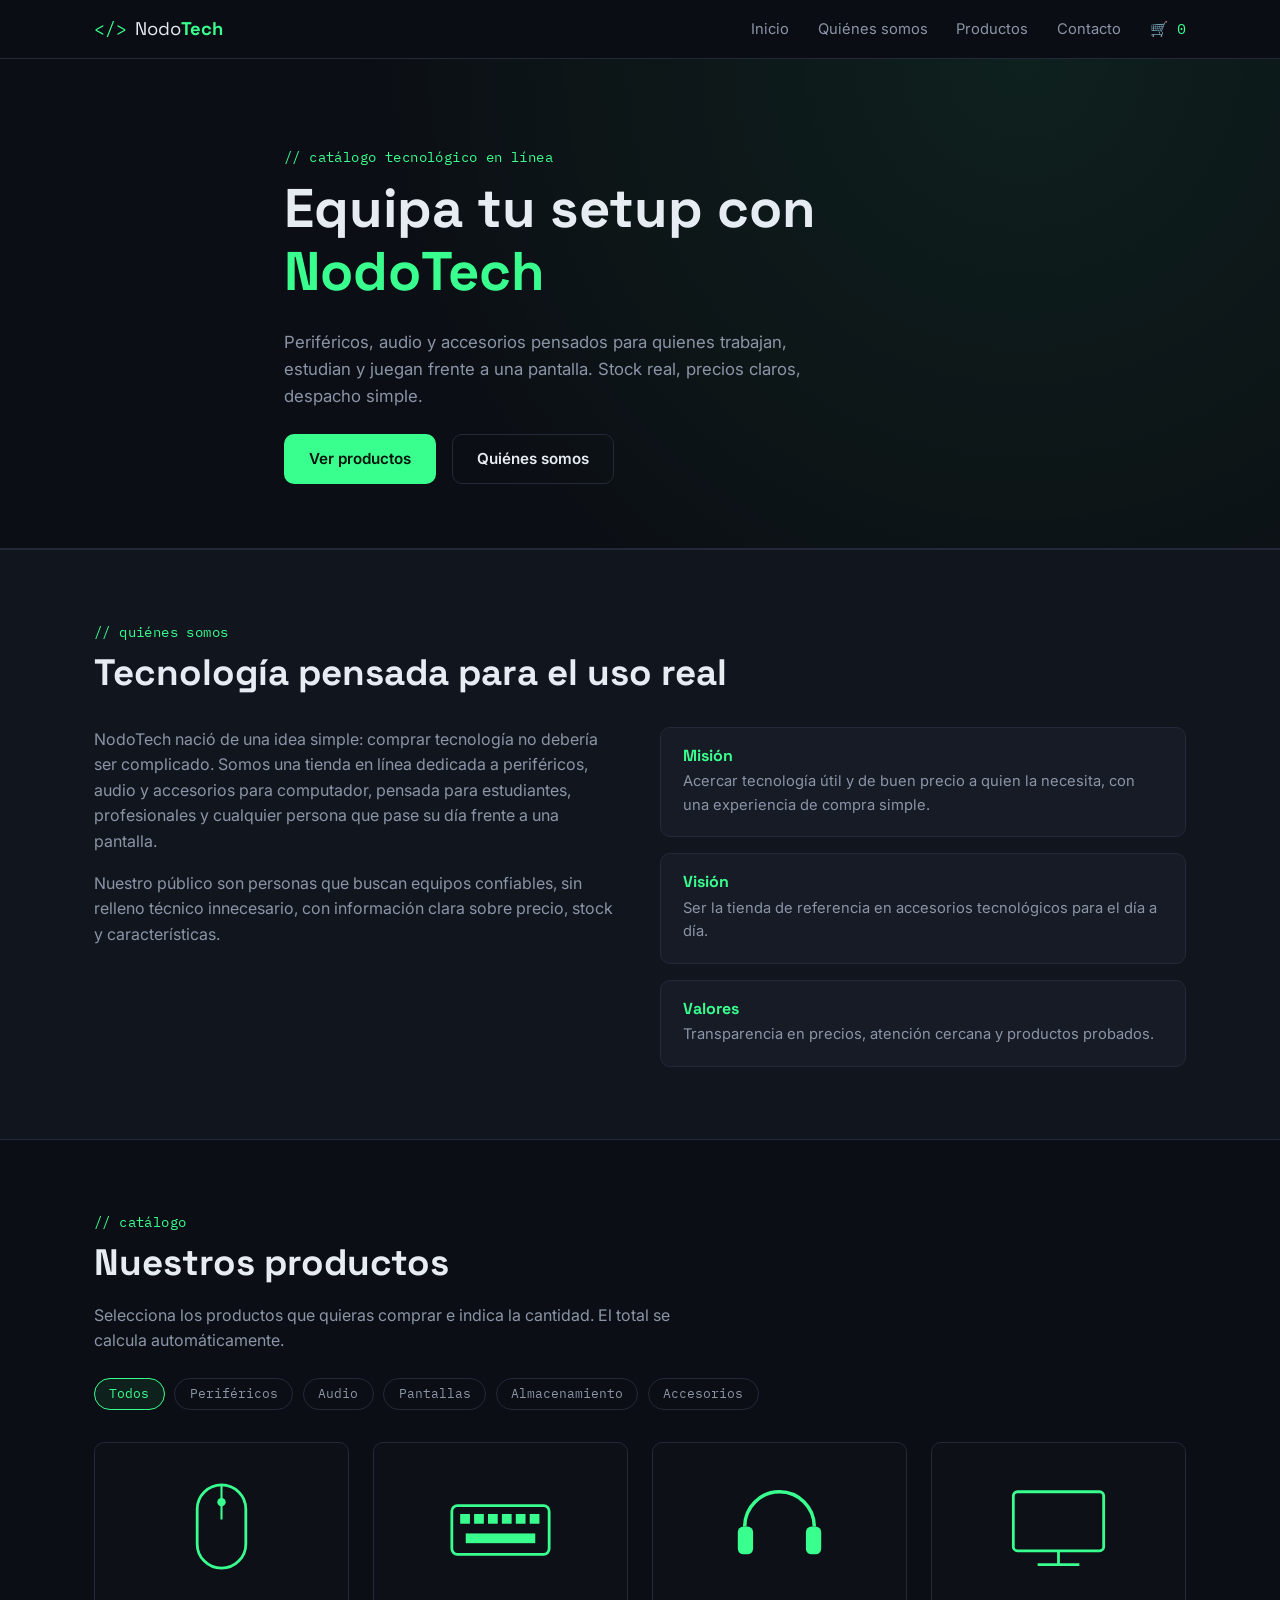
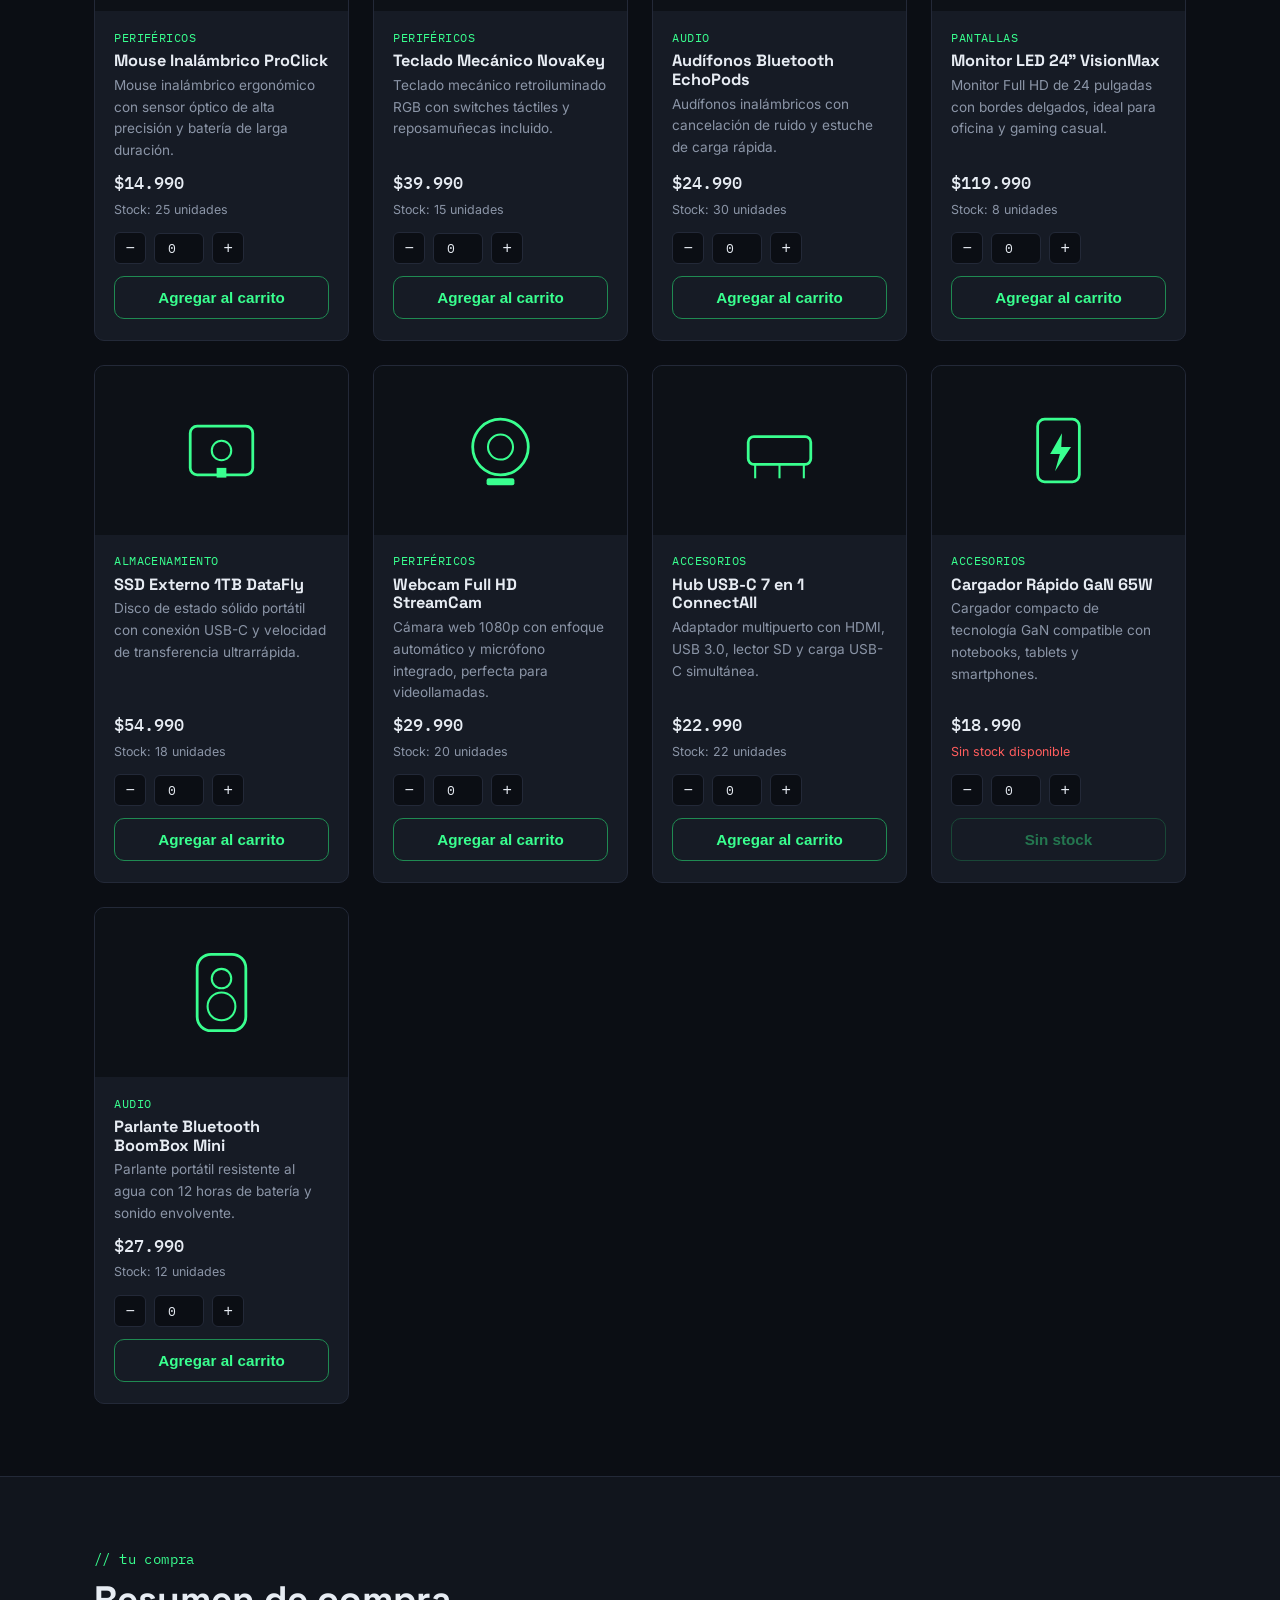
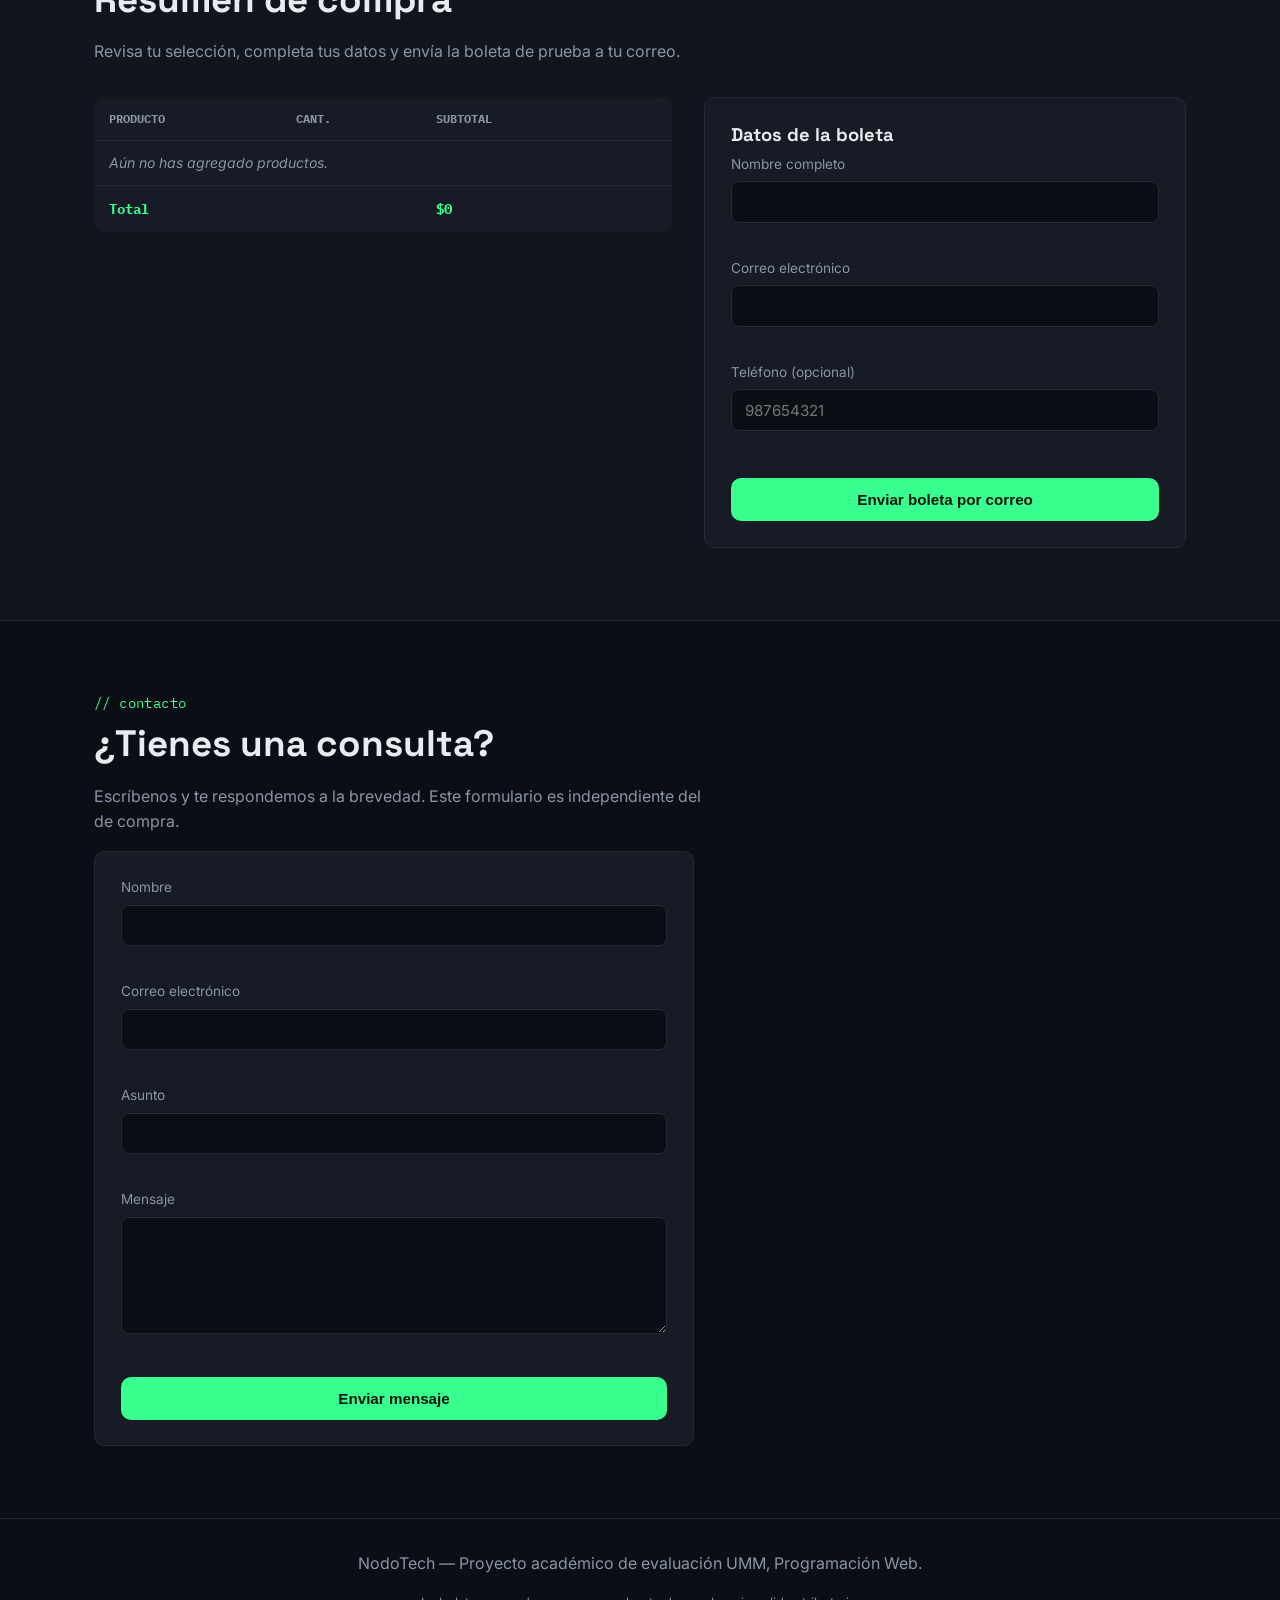
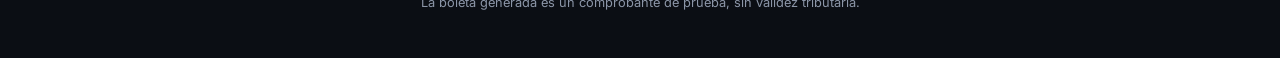
<file: index.html>
<!DOCTYPE html>
<html lang="es">
<head>
<meta charset="UTF-8">
<meta name="viewport" content="width=device-width, initial-scale=1.0">
<title>NodoTech — Tienda de Tecnología</title>
<meta name="description" content="NodoTech: periféricos, audio, pantallas y accesorios tecnológicos.">
<link rel="stylesheet" href="css/style.css">
</head>
<body>

<header class="site-header">
  <div class="container header-inner">
    <a href="#inicio" class="brand">
      <span class="brand-mark">&lt;/&gt;</span>
      <span class="brand-name">Nodo<strong>Tech</strong></span>
    </a>
    <nav class="main-nav" aria-label="Navegación principal">
      <button class="nav-toggle" id="navToggle" aria-expanded="false" aria-controls="navMenu" aria-label="Abrir menú">
        <span></span><span></span><span></span>
      </button>
      <ul id="navMenu" class="nav-menu">
        <li><a href="#inicio">Inicio</a></li>
        <li><a href="#quienes-somos">Quiénes somos</a></li>
        <li><a href="#productos">Productos</a></li>
        <li><a href="#contacto">Contacto</a></li>
        <li><a href="#carrito" class="nav-cart">🛒 <span id="navCartCount">0</span></a></li>
      </ul>
    </nav>
  </div>
</header>

<main>

  <!-- INICIO -->
  <section id="inicio" class="hero">
    <div class="container hero-inner">
      <p class="eyebrow">// catálogo tecnológico en línea</p>
      <h1>Equipa tu setup con <span class="accent">NodoTech</span></h1>
      <p class="hero-lead">Periféricos, audio y accesorios pensados para quienes trabajan, estudian y juegan frente a una pantalla. Stock real, precios claros, despacho simple.</p>
      <div class="hero-actions">
        <a href="#productos" class="btn btn-primary">Ver productos</a>
        <a href="#quienes-somos" class="btn btn-ghost">Quiénes somos</a>
      </div>
    </div>
  </section>

  <!-- QUIENES SOMOS -->
  <section id="quienes-somos" class="section section-alt">
    <div class="container">
      <p class="eyebrow">// quiénes somos</p>
      <h2>Tecnología pensada para el uso real</h2>
      <div class="about-grid">
        <div class="about-text">
          <p>NodoTech nació de una idea simple: comprar tecnología no debería ser complicado. Somos una tienda en línea dedicada a periféricos, audio y accesorios para computador, pensada para estudiantes, profesionales y cualquier persona que pase su día frente a una pantalla.</p>
          <p>Nuestro público son personas que buscan equipos confiables, sin relleno técnico innecesario, con información clara sobre precio, stock y características.</p>
        </div>
        <div class="about-values">
          <article class="value-card">
            <h3>Misión</h3>
            <p>Acercar tecnología útil y de buen precio a quien la necesita, con una experiencia de compra simple.</p>
          </article>
          <article class="value-card">
            <h3>Visión</h3>
            <p>Ser la tienda de referencia en accesorios tecnológicos para el día a día.</p>
          </article>
          <article class="value-card">
            <h3>Valores</h3>
            <p>Transparencia en precios, atención cercana y productos probados.</p>
          </article>
        </div>
      </div>
    </div>
  </section>

  <!-- PRODUCTOS -->
  <section id="productos" class="section">
    <div class="container">
      <p class="eyebrow">// catálogo</p>
      <h2>Nuestros productos</h2>
      <p class="section-lead">Selecciona los productos que quieras comprar e indica la cantidad. El total se calcula automáticamente.</p>

      <div class="filters" id="filtros" aria-label="Filtrar por categoría"></div>

      <div id="productGrid" class="product-grid" aria-live="polite">
        <p class="loading-msg">Cargando productos…</p>
      </div>
    </div>
  </section>

  <!-- CARRITO / BOLETA -->
  <section id="carrito" class="section section-alt">
    <div class="container">
      <p class="eyebrow">// tu compra</p>
      <h2>Resumen de compra</h2>
      <p class="section-lead">Revisa tu selección, completa tus datos y envía la boleta de prueba a tu correo.</p>

      <div class="cart-layout">
        <div class="cart-summary">
          <table class="cart-table" id="cartTable">
            <thead>
              <tr><th>Producto</th><th>Cant.</th><th>Subtotal</th><th></th></tr>
            </thead>
            <tbody id="cartBody">
              <tr class="cart-empty-row"><td colspan="4">Aún no has agregado productos.</td></tr>
            </tbody>
            <tfoot>
              <tr><td colspan="2">Total</td><td id="cartTotal">$0</td><td></td></tr>
            </tfoot>
          </table>
        </div>

        <form id="formCompra" class="form-card" novalidate
              action="https://formsubmit.co/TU-CORREO@ejemplo.com" method="POST">
          <h3>Datos de la boleta</h3>

          <div class="form-group">
            <label for="compraNombre">Nombre completo</label>
            <input type="text" id="compraNombre" name="nombre" required minlength="3" autocomplete="name">
            <span class="error-msg" id="errCompraNombre"></span>
          </div>

          <div class="form-group">
            <label for="compraCorreo">Correo electrónico</label>
            <input type="email" id="compraCorreo" name="email" required autocomplete="email">
            <span class="error-msg" id="errCompraCorreo"></span>
          </div>

          <div class="form-group">
            <label for="compraTelefono">Teléfono (opcional)</label>
            <input type="tel" id="compraTelefono" name="telefono" inputmode="numeric" placeholder="987654321">
            <span class="error-msg" id="errCompraTelefono"></span>
          </div>

          <input type="hidden" name="_subject" value="Nueva boleta — NodoTech">
          <input type="hidden" name="detalle_compra" id="detalleCompra">
          <input type="hidden" name="_captcha" value="false">
          <input type="hidden" name="_template" value="table">
          <input type="hidden" name="_next" value="gracias.html">

          <span class="error-msg" id="errCarritoVacio"></span>

          <button type="submit" class="btn btn-primary btn-block">Enviar boleta por correo</button>
        </form>
      </div>
    </div>
  </section>

  <!-- CONTACTO -->
  <section id="contacto" class="section">
    <div class="container">
      <p class="eyebrow">// contacto</p>
      <h2>¿Tienes una consulta?</h2>
      <p class="section-lead">Escríbenos y te respondemos a la brevedad. Este formulario es independiente del de compra.</p>

      <form id="formContacto" class="form-card form-card-contact" novalidate
            action="https://formsubmit.co/TU-CORREO@ejemplo.com" method="POST">
        <div class="form-group">
          <label for="contNombre">Nombre</label>
          <input type="text" id="contNombre" name="nombre" required minlength="3" autocomplete="name">
          <span class="error-msg" id="errContNombre"></span>
        </div>

        <div class="form-group">
          <label for="contCorreo">Correo electrónico</label>
          <input type="email" id="contCorreo" name="email" required autocomplete="email">
          <span class="error-msg" id="errContCorreo"></span>
        </div>

        <div class="form-group">
          <label for="contAsunto">Asunto</label>
          <input type="text" id="contAsunto" name="asunto" required minlength="3">
          <span class="error-msg" id="errContAsunto"></span>
        </div>

        <div class="form-group">
          <label for="contMensaje">Mensaje</label>
          <textarea id="contMensaje" name="mensaje" rows="5" required minlength="10"></textarea>
          <span class="error-msg" id="errContMensaje"></span>
        </div>

        <input type="hidden" name="_subject" value="Nuevo mensaje de contacto — NodoTech">
        <input type="hidden" name="_captcha" value="false">
        <input type="hidden" name="_next" value="gracias.html">

        <button type="submit" class="btn btn-primary btn-block">Enviar mensaje</button>
      </form>
    </div>
  </section>

</main>

<footer class="site-footer">
  <div class="container footer-inner">
    <p>NodoTech — Proyecto académico de evaluación UMM, Programación Web.</p>
    <p class="footer-note">La boleta generada es un comprobante de prueba, sin validez tributaria.</p>
  </div>
</footer>

<!-- Plantilla de tarjeta de producto (usada por JS) -->
<template id="productCardTemplate">
  <article class="product-card">
    <div class="product-img"><img src="" alt=""></div>
    <div class="product-body">
      <span class="product-category"></span>
      <h3 class="product-name"></h3>
      <p class="product-desc"></p>
      <p class="product-price"></p>
      <p class="product-stock"></p>
      <div class="qty-control">
        <button type="button" class="qty-btn qty-minus" aria-label="Disminuir cantidad">−</button>
        <input type="number" class="qty-input" value="0" min="0" inputmode="numeric" aria-label="Cantidad">
        <button type="button" class="qty-btn qty-plus" aria-label="Aumentar cantidad">+</button>
      </div>
      <button type="button" class="btn btn-add">Agregar al carrito</button>
    </div>
  </article>
</template>

<script src="js/app.js"></script>
</body>
</html>
</file>
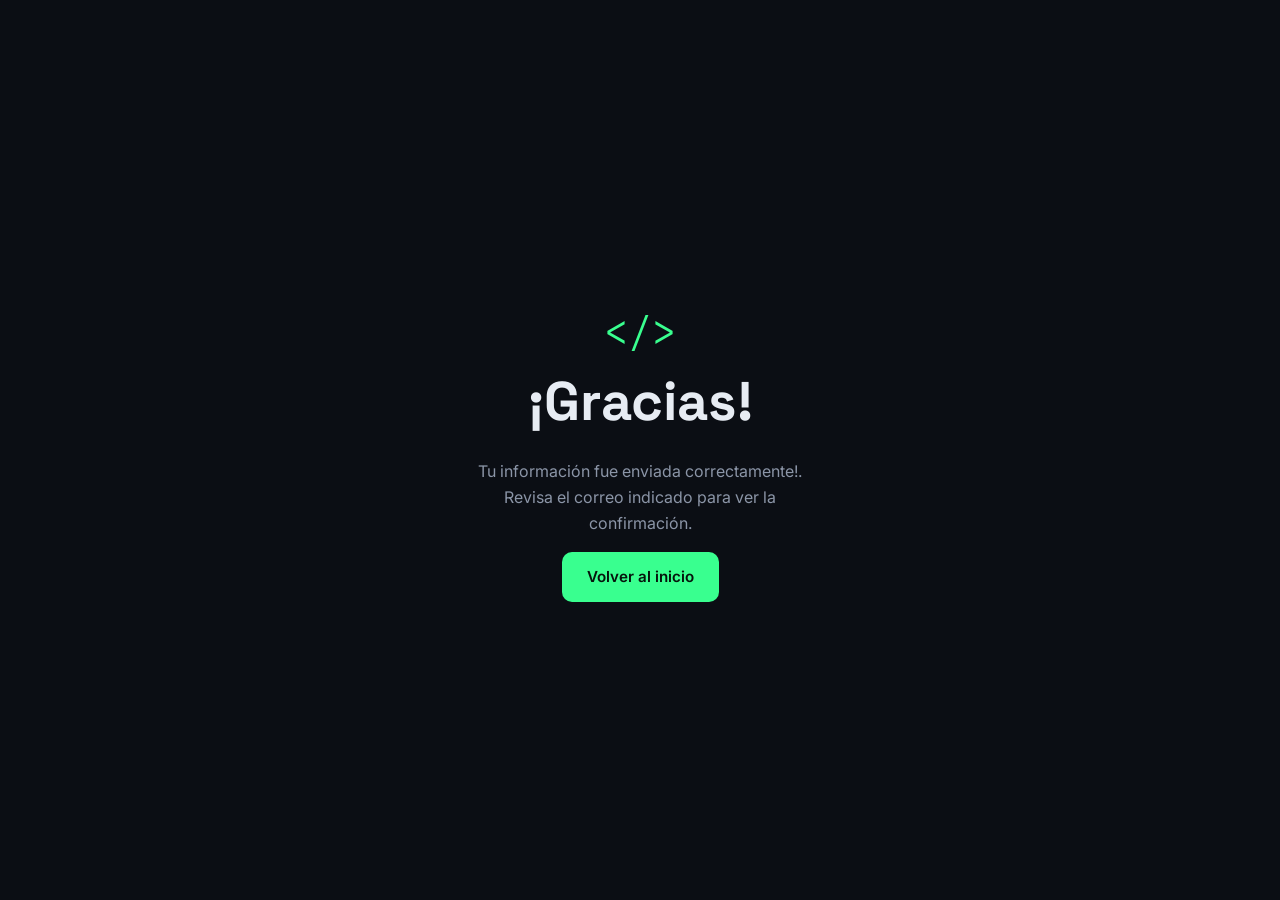
<file: gracias.html>
<!DOCTYPE html>
<html lang="es">
<head>
<meta charset="UTF-8">
<meta name="viewport" content="width=device-width, initial-scale=1.0">
<title>Gracias — NodoTech</title>
<link rel="stylesheet" href="/css/style.css">
</head>
<body>
  <main class="thanks-page">
    <div class="container thanks-inner">
      <span class="brand-mark big">&lt;/&gt;</span>
      <h1>¡Gracias!</h1>
      <p>Tu información fue enviada correctamente!. Revisa el correo indicado para ver la confirmación.</p>
      <a href="index.html" class="btn btn-primary">Volver al inicio</a>
    </div>
  </main>
</body>
</html>
</file>
<file: css/style.css>
@import url('https://fonts.googleapis.com/css2?family=Space+Grotesk:wght@500;700&family=Inter:wght@400;500;600&family=IBM+Plex+Mono:wght@400;500&display=swap');

/* ===================================================
   NodoTech — style.css
   Paleta: fondo casi negro azulado, acento verde-lima
   terminal, tipografía mono para detalles técnicos.
   =================================================== */

:root {
  --bg: #0b0e14;
  --bg-alt: #11151d;
  --surface: #161b25;
  --border: #232938;
  --text: #e7ecf3;
  --text-dim: #8b95a7;
  --accent: #39ff8f;
  --accent-dim: #1f8a52;
  --danger: #ff5d5d;
  --radius: 10px;
  --font-display: 'Space Grotesk', 'Segoe UI', sans-serif;
  --font-mono: 'IBM Plex Mono', 'Courier New', monospace;
  --font-body: 'Inter', 'Segoe UI', sans-serif;
  --max-width: 1140px;
}

* { box-sizing: border-box; }

html { scroll-behavior: smooth; }

body {
  margin: 0;
  background: var(--bg);
  color: var(--text);
  font-family: var(--font-body);
  line-height: 1.6;
}

img { max-width: 100%; display: block; }

a { color: inherit; text-decoration: none; }

h1, h2, h3 {
  font-family: var(--font-display);
  font-weight: 700;
  line-height: 1.15;
  margin: 0 0 .5em;
}

h1 { font-size: clamp(2rem, 5vw, 3.4rem); }
h2 { font-size: clamp(1.6rem, 3.4vw, 2.3rem); }
h3 { font-size: 1.15rem; }

p { margin: 0 0 1em; color: var(--text-dim); }

.container {
  width: 100%;
  max-width: var(--max-width);
  margin: 0 auto;
  padding: 0 1.5rem;
}

.eyebrow {
  font-family: var(--font-mono);
  color: var(--accent);
  font-size: .85rem;
  letter-spacing: .03em;
  margin-bottom: .6em;
}

.accent { color: var(--accent); }

/* ---------- Buttons ---------- */
.btn {
  display: inline-block;
  padding: .75rem 1.5rem;
  border-radius: var(--radius);
  font-weight: 600;
  font-size: .95rem;
  cursor: pointer;
  border: 1px solid transparent;
  transition: transform .15s ease, background .15s ease, border-color .15s ease;
}
.btn:focus-visible {
  outline: 2px solid var(--accent);
  outline-offset: 2px;
}
.btn-primary {
  background: var(--accent);
  color: #06140c;
}
.btn-primary:hover { transform: translateY(-1px); background: #4dffa0; }
.btn-ghost {
  background: transparent;
  color: var(--text);
  border-color: var(--border);
}
.btn-ghost:hover { border-color: var(--accent); color: var(--accent); }
.btn-block { width: 100%; }
.btn-add {
  width: 100%;
  background: var(--surface);
  color: var(--accent);
  border: 1px solid var(--accent-dim);
  margin-top: .75rem;
}
.btn-add:hover { background: var(--accent-dim); color: #06140c; }
.btn-add:disabled {
  opacity: .4;
  cursor: not-allowed;
}

/* ---------- Header ---------- */
.site-header {
  position: sticky;
  top: 0;
  z-index: 50;
  background: rgba(11, 14, 20, .9);
  backdrop-filter: blur(8px);
  border-bottom: 1px solid var(--border);
}
.header-inner {
  display: flex;
  align-items: center;
  justify-content: space-between;
  padding: .9rem 1.5rem;
}
.brand {
  display: flex;
  align-items: center;
  gap: .5rem;
  font-family: var(--font-display);
  font-size: 1.15rem;
}
.brand-mark {
  font-family: var(--font-mono);
  color: var(--accent);
}
.brand-mark.big { font-size: 2.5rem; display: block; margin-bottom: .5rem; }
.brand-name strong { color: var(--accent); }

.nav-toggle {
  display: none;
  flex-direction: column;
  gap: 5px;
  background: none;
  border: none;
  cursor: pointer;
  padding: 8px;
}
.nav-toggle span {
  width: 22px;
  height: 2px;
  background: var(--text);
  display: block;
}

.nav-menu {
  display: flex;
  align-items: center;
  gap: 1.8rem;
  list-style: none;
  margin: 0;
  padding: 0;
}
.nav-menu a {
  font-size: .92rem;
  color: var(--text-dim);
}
.nav-menu a:hover, .nav-menu a:focus-visible { color: var(--accent); }
.nav-cart {
  font-family: var(--font-mono);
  color: var(--accent) !important;
}

/* ---------- Hero ---------- */
.hero {
  padding: 5.5rem 0 4rem;
  background:
    radial-gradient(circle at 80% 0%, rgba(57,255,143,.08), transparent 60%),
    var(--bg);
  border-bottom: 1px solid var(--border);
}
.hero-inner { max-width: 760px; }
.hero-lead { font-size: 1.05rem; max-width: 540px; }
.hero-actions {
  display: flex;
  gap: 1rem;
  flex-wrap: wrap;
  margin-top: 1.5rem;
}

/* ---------- Sections ---------- */
.section { padding: 4.5rem 0; }
.section-alt { background: var(--bg-alt); border-top: 1px solid var(--border); border-bottom: 1px solid var(--border); }
.section-lead { max-width: 620px; }

/* About */
.about-grid {
  display: grid;
  grid-template-columns: 1fr 1fr;
  gap: 2.5rem;
  margin-top: 2rem;
}
.about-values {
  display: grid;
  gap: 1rem;
}
.value-card {
  background: var(--surface);
  border: 1px solid var(--border);
  border-radius: var(--radius);
  padding: 1.2rem 1.4rem;
}
.value-card h3 { color: var(--accent); margin-bottom: .3em; font-size: 1rem; }
.value-card p { margin: 0; font-size: .92rem; }

/* ---------- Filters ---------- */
.filters {
  display: flex;
  gap: .6rem;
  flex-wrap: wrap;
  margin: 1.5rem 0 2rem;
}
.filter-btn {
  font-family: var(--font-mono);
  font-size: .82rem;
  padding: .4rem .9rem;
  border-radius: 999px;
  border: 1px solid var(--border);
  background: transparent;
  color: var(--text-dim);
  cursor: pointer;
}
.filter-btn.active {
  border-color: var(--accent);
  color: var(--accent);
  background: rgba(57,255,143,.08);
}

/* ---------- Product grid ---------- */
.product-grid {
  display: grid;
  grid-template-columns: repeat(auto-fill, minmax(240px, 1fr));
  gap: 1.5rem;
}
.loading-msg { font-family: var(--font-mono); color: var(--text-dim); }
.product-card {
  background: var(--surface);
  border: 1px solid var(--border);
  border-radius: var(--radius);
  overflow: hidden;
  display: flex;
  flex-direction: column;
  transition: border-color .15s ease;
}
.product-card:hover { border-color: var(--accent-dim); }
.product-img {
  background: #0d1117;
  aspect-ratio: 1.5/1;
  display: flex;
  align-items: center;
  justify-content: center;
}
.product-img img { width: 55%; }
.product-body { padding: 1.1rem 1.2rem 1.3rem; display: flex; flex-direction: column; flex: 1; }
.product-category {
  font-family: var(--font-mono);
  font-size: .72rem;
  color: var(--accent);
  text-transform: uppercase;
  letter-spacing: .04em;
}
.product-name { font-size: 1.02rem; margin: .3em 0 .25em; }
.product-desc { font-size: .85rem; margin-bottom: .6em; flex: 1; }
.product-price { font-family: var(--font-mono); color: var(--text); font-size: 1.05rem; font-weight: 500; margin: 0; }
.product-stock { font-size: .78rem; margin: .2em 0 0; }
.product-stock.out { color: var(--danger); }

.qty-control {
  display: flex;
  align-items: center;
  gap: .5rem;
  margin-top: .8rem;
}
.qty-btn {
  width: 32px; height: 32px;
  border-radius: 6px;
  border: 1px solid var(--border);
  background: var(--bg);
  color: var(--text);
  cursor: pointer;
  font-size: 1rem;
}
.qty-btn:hover { border-color: var(--accent); color: var(--accent); }
.qty-input {
  width: 50px;
  text-align: center;
  background: var(--bg);
  border: 1px solid var(--border);
  border-radius: 6px;
  color: var(--text);
  padding: .35rem 0;
  font-family: var(--font-mono);
}

/* ---------- Cart ---------- */
.cart-layout {
  display: grid;
  grid-template-columns: 1.2fr 1fr;
  gap: 2rem;
  align-items: start;
  margin-top: 2rem;
}
.cart-table {
  width: 100%;
  border-collapse: collapse;
  background: var(--surface);
  border: 1px solid var(--border);
  border-radius: var(--radius);
  overflow: hidden;
}
.cart-table th, .cart-table td {
  padding: .7rem .9rem;
  text-align: left;
  font-size: .88rem;
  border-bottom: 1px solid var(--border);
}
.cart-table thead th {
  font-family: var(--font-mono);
  color: var(--text-dim);
  font-size: .75rem;
  text-transform: uppercase;
}
.cart-table tfoot td {
  font-weight: 700;
  border-bottom: none;
  font-family: var(--font-mono);
  color: var(--accent);
}
.cart-empty-row td { color: var(--text-dim); font-style: italic; }
.remove-item {
  background: none;
  border: none;
  color: var(--danger);
  cursor: pointer;
  font-size: .85rem;
}

/* ---------- Forms ---------- */
.form-card {
  background: var(--surface);
  border: 1px solid var(--border);
  border-radius: var(--radius);
  padding: 1.6rem;
}
.form-card h3 { margin-top: 0; }
.form-card-contact { max-width: 600px; }
.form-group { margin-bottom: 1.1rem; }
.form-group label {
  display: block;
  font-size: .85rem;
  color: var(--text-dim);
  margin-bottom: .35rem;
}
.form-group input, .form-group textarea {
  width: 100%;
  padding: .65rem .8rem;
  border-radius: 8px;
  border: 1px solid var(--border);
  background: var(--bg);
  color: var(--text);
  font-family: var(--font-body);
  font-size: .95rem;
}
.form-group input:focus, .form-group textarea:focus {
  outline: none;
  border-color: var(--accent);
}
.form-group.has-error input, .form-group.has-error textarea {
  border-color: var(--danger);
}
.error-msg {
  display: block;
  color: var(--danger);
  font-size: .78rem;
  margin-top: .3rem;
  min-height: 1em;
}

/* ---------- Footer ---------- */
.site-footer {
  border-top: 1px solid var(--border);
  padding: 2rem 0;
}
.footer-inner { text-align: center; }
.footer-note { font-size: .8rem; }

/* ---------- Thanks page ---------- */
.thanks-page {
  min-height: 100vh;
  display: flex;
  align-items: center;
  justify-content: center;
  text-align: center;
}
.thanks-inner { max-width: 420px; }

/* ===================================================
   Responsive
   =================================================== */
@media (max-width: 880px) {
  .about-grid, .cart-layout { grid-template-columns: 1fr; }
}

@media (max-width: 720px) {
  .nav-toggle { display: flex; }
  .nav-menu {
    position: absolute;
    top: 100%;
    left: 0;
    right: 0;
    background: var(--bg);
    border-bottom: 1px solid var(--border);
    flex-direction: column;
    align-items: flex-start;
    padding: 1rem 1.5rem 1.5rem;
    gap: 1rem;
    display: none;
  }
  .nav-menu.open { display: flex; }
  .hero { padding: 3.5rem 0 2.5rem; }
  .section { padding: 3rem 0; }
}

@media (prefers-reduced-motion: reduce) {
  * { transition: none !important; scroll-behavior: auto !important; }
}
</file>
